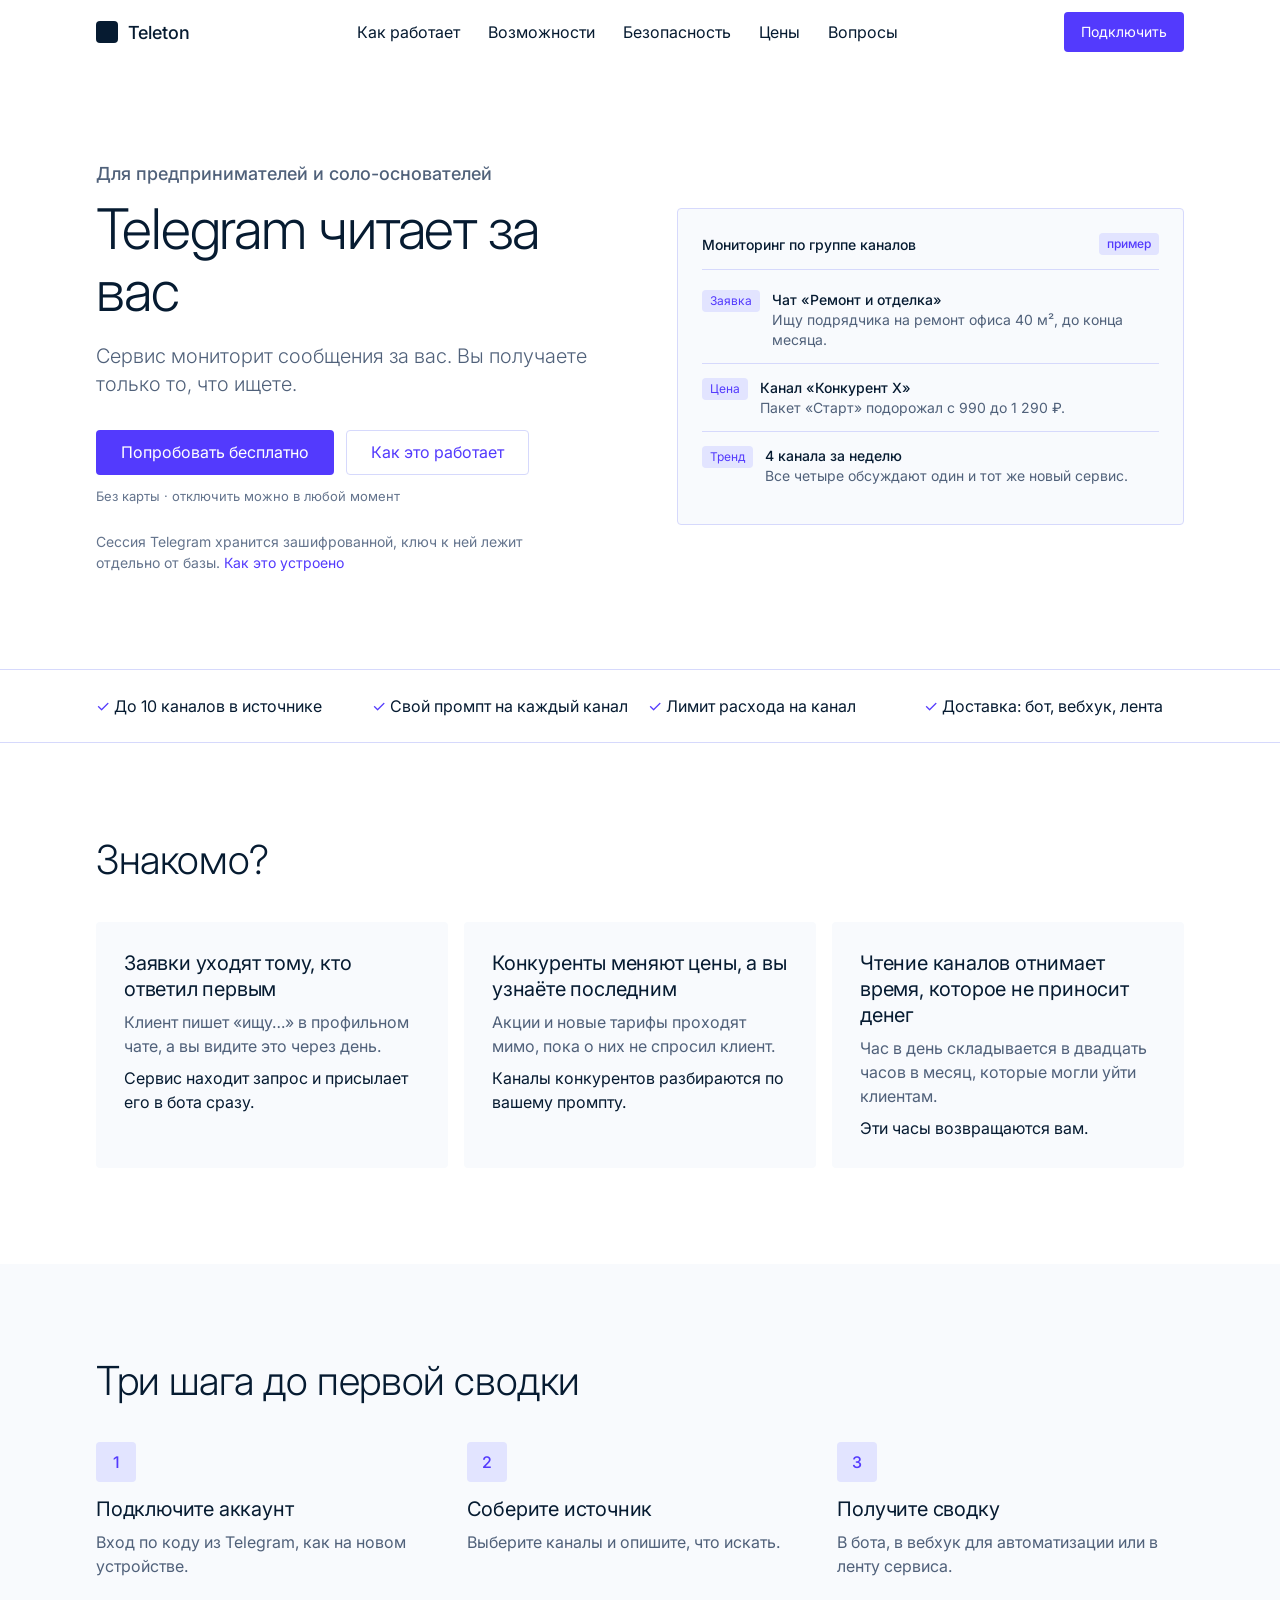
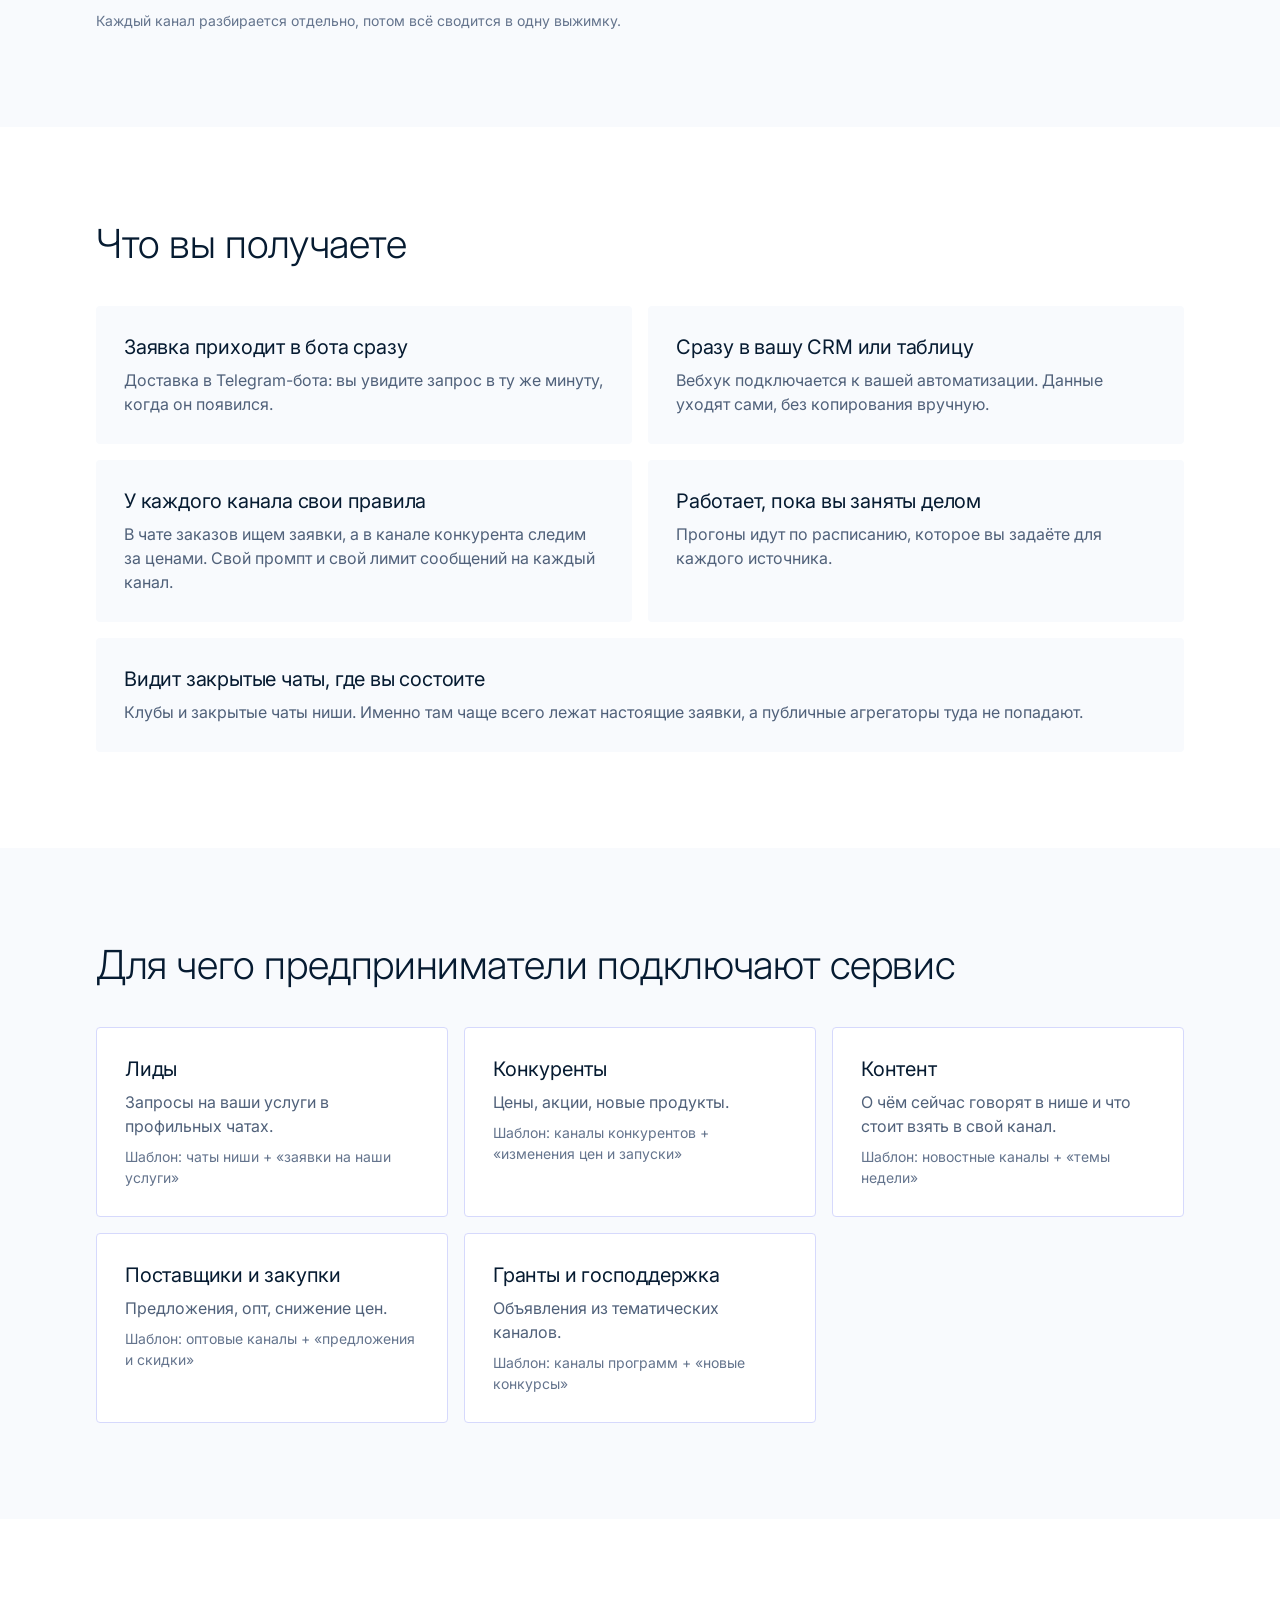
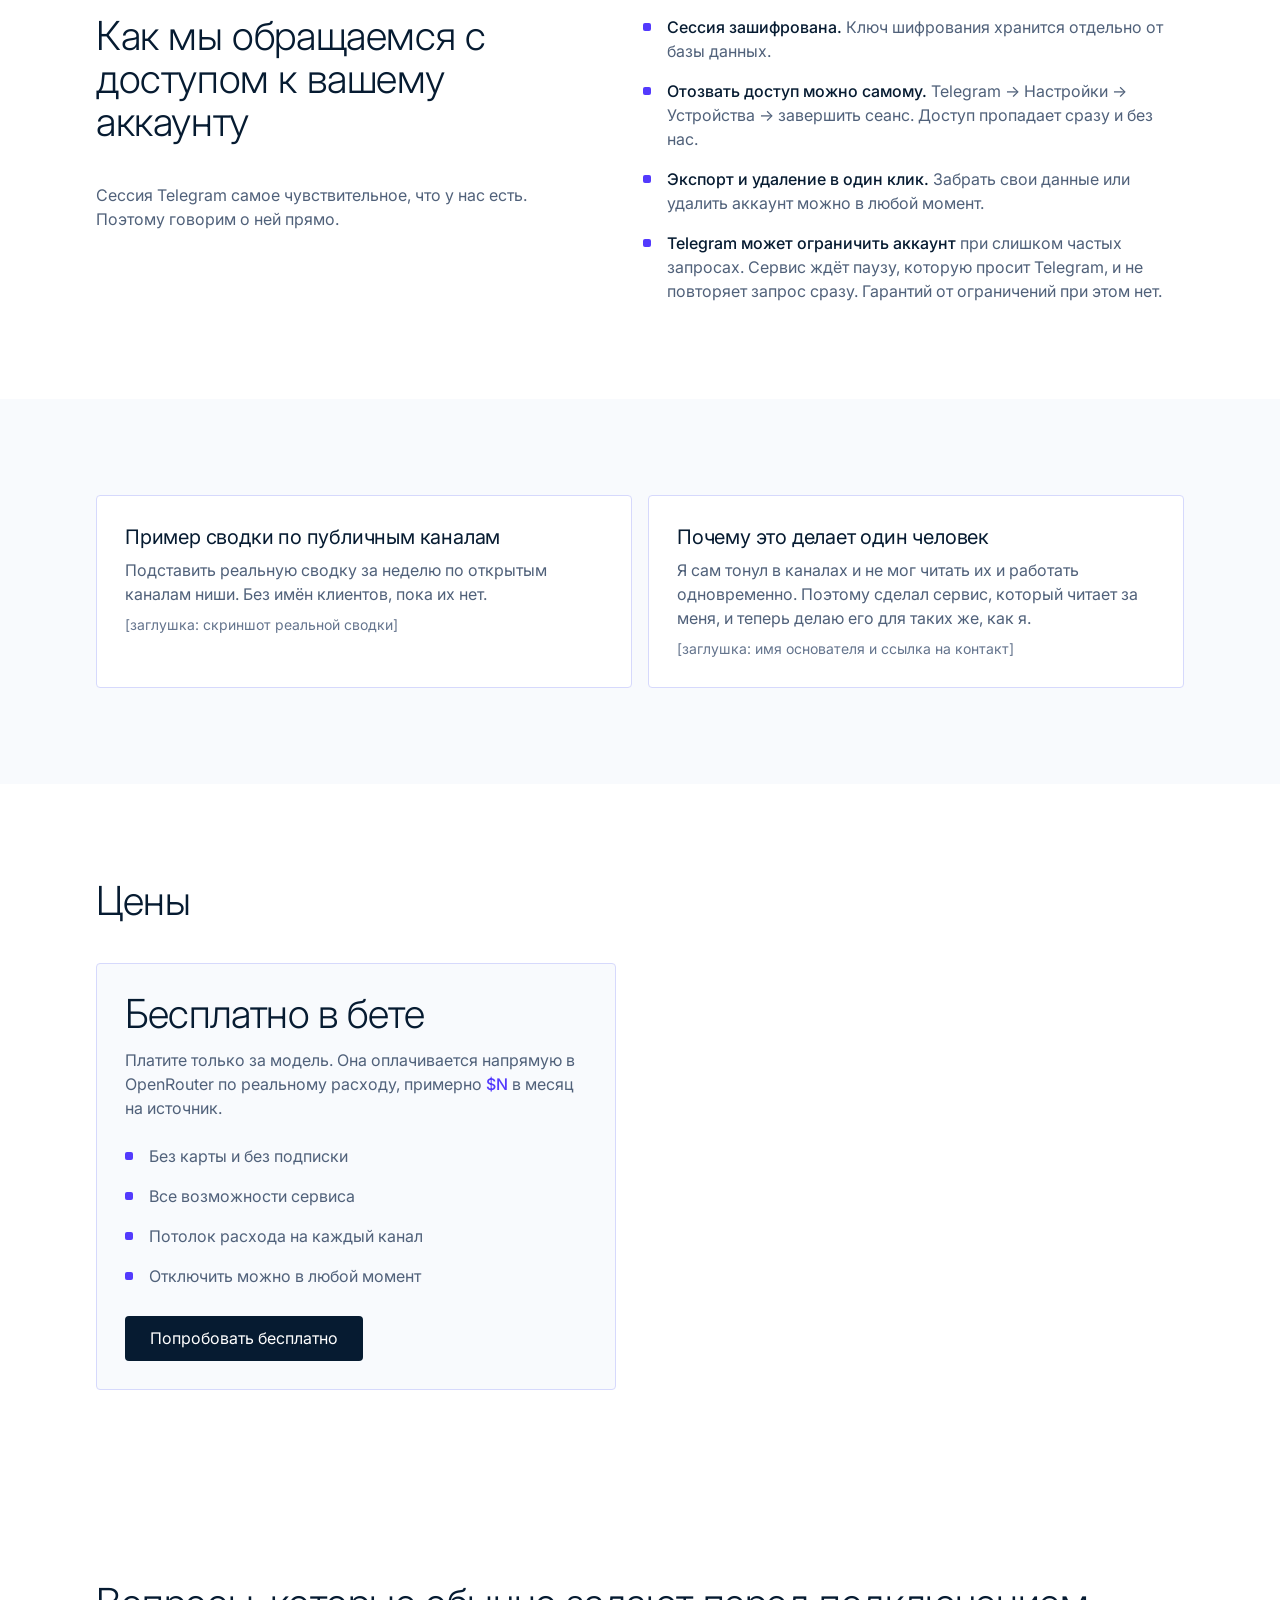
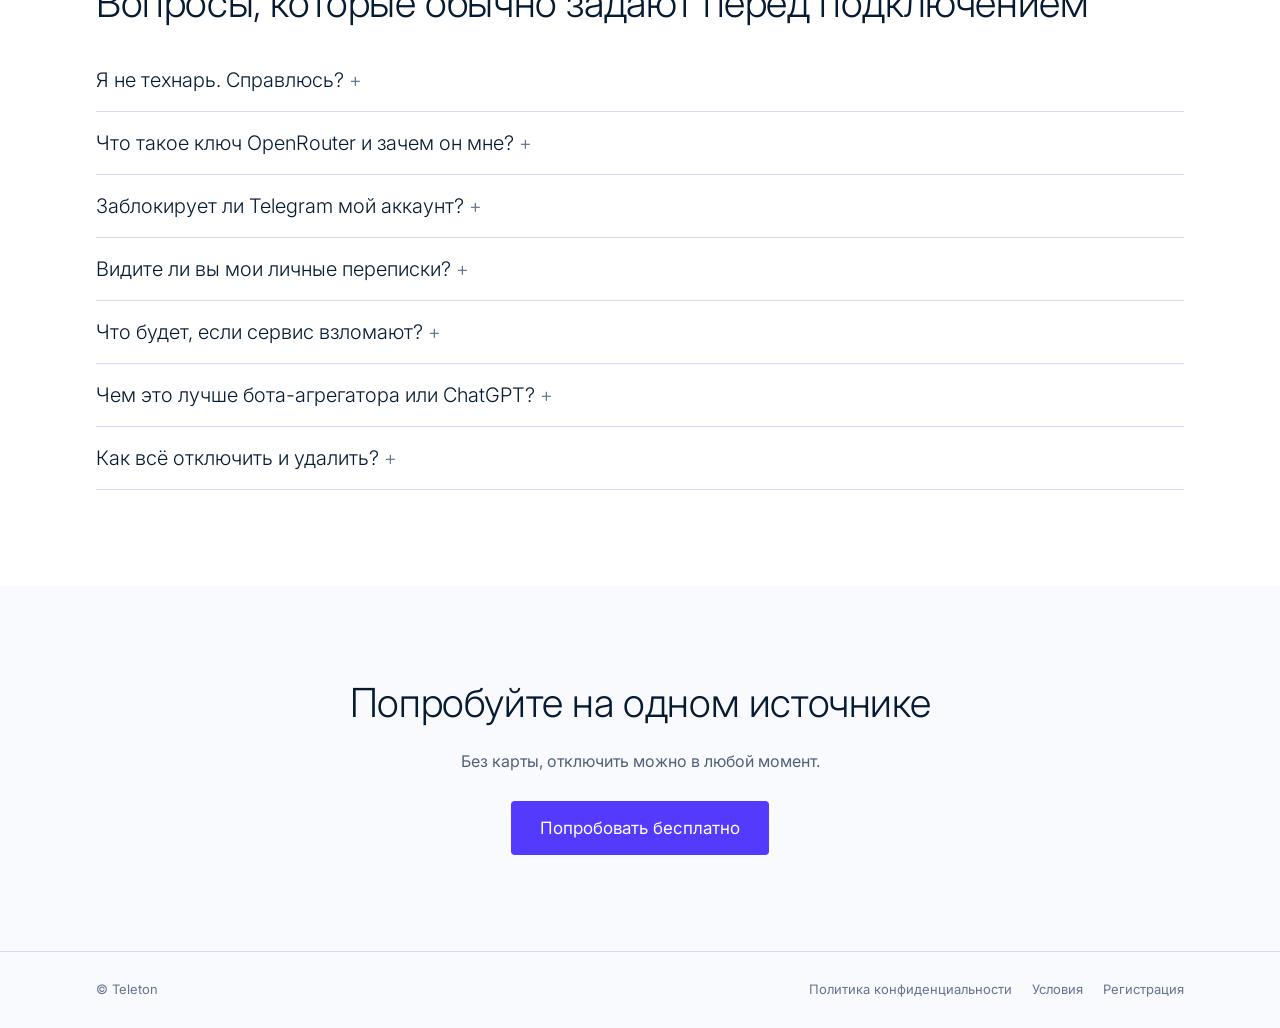
<file: static/landing.html>
<!DOCTYPE html>
<html lang="ru">
<head>
<meta charset="utf-8">
<meta name="viewport" content="width=device-width, initial-scale=1">
<title>Teleton — сводка из Telegram для предпринимателей</title>
<meta name="description" content="Telegram читает за вас. Сервис мониторит каналы и чаты, находит заявки, цены конкурентов и тренды и присылает только то, что нужно.">
<link rel="preconnect" href="https://fonts.googleapis.com">
<link rel="preconnect" href="https://fonts.gstatic.com" crossorigin>
<link rel="stylesheet" href="https://fonts.googleapis.com/css2?family=Inter:wght@300;400;500;600&display=swap">
<link rel="stylesheet" href="/static/css/landing.css">
</head>
<body>

<!-- 0. Шапка: логотип — заглушка до генерации через Higgsfield -->
<header class="site-header">
  <div class="wrap header-inner">
    <a class="brand" href="/">
      <span class="brand-mark" aria-hidden="true"></span>
      Teleton
    </a>
    <nav class="nav" aria-label="Основная навигация">
      <a href="#how">Как работает</a>
      <a href="#features">Возможности</a>
      <a href="#security">Безопасность</a>
      <a href="#pricing">Цены</a>
      <a href="#faq">Вопросы</a>
    </nav>
    <a class="btn btn-small" href="/signup">Подключить</a>
  </div>
</header>

<main>

<!-- 1. Hero -->
<section class="hero">
  <div class="wrap hero-grid">
    <div class="hero-copy">
      <p class="eyebrow">Для предпринимателей и соло-основателей</p>
      <h1>Telegram читает за вас</h1>
      <p class="lead">Сервис мониторит сообщения за вас. Вы получаете только то, что ищете.</p>
      <div class="hero-cta">
        <a class="btn btn-primary" href="/signup">Попробовать бесплатно</a>
        <a class="btn btn-ghost" href="#how">Как это работает</a>
      </div>
      <p class="fine">Без карты · отключить можно в любой момент</p>
      <p class="trust">Сессия Telegram хранится зашифрованной, ключ к ней лежит отдельно от базы. <a href="#security">Как это устроено</a></p>
    </div>

    <!-- Пример сводки: визуал вместо стоковых картинок -->
    <figure class="digest" aria-label="Пример сводки">
      <figcaption class="digest-head">
        <span>Мониторинг по группе каналов</span>
        <span class="digest-tag">пример</span>
      </figcaption>
      <ol class="digest-list">
        <li>
          <span class="chip chip-lead">Заявка</span>
          <p><strong>Чат «Ремонт и отделка»</strong><br>Ищу подрядчика на ремонт офиса 40 м², до конца месяца.</p>
        </li>
        <li>
          <span class="chip chip-price">Цена</span>
          <p><strong>Канал «Конкурент X»</strong><br>Пакет «Старт» подорожал с 990 до 1 290 ₽.</p>
        </li>
        <li>
          <span class="chip chip-trend">Тренд</span>
          <p><strong>4 канала за неделю</strong><br>Все четыре обсуждают один и тот же новый сервис.</p>
        </li>
      </ol>
    </figure>
  </div>
</section>

<!-- 2. Факты вместо логотипов клиентов (клиентов пока нет) -->
<section class="facts" aria-label="Что умеет сервис">
  <ul class="wrap facts-list">
    <li>До 10 каналов в источнике</li>
    <li>Свой промпт на каждый канал</li>
    <li>Лимит расхода на канал</li>
    <li>Доставка: бот, вебхук, лента</li>
  </ul>
</section>

<!-- 3. Три боли -->
<section class="section">
  <div class="wrap">
    <h2>Знакомо?</h2>
    <div class="cards cards-3">
      <article class="card">
        <h3>Заявки уходят тому, кто ответил первым</h3>
        <p>Клиент пишет «ищу…» в профильном чате, а вы видите это через день.</p>
        <p class="answer">Сервис находит запрос и присылает его в бота сразу.</p>
      </article>
      <article class="card">
        <h3>Конкуренты меняют цены, а вы узнаёте последним</h3>
        <p>Акции и новые тарифы проходят мимо, пока о них не спросил клиент.</p>
        <p class="answer">Каналы конкурентов разбираются по вашему промпту.</p>
      </article>
      <article class="card">
        <h3>Чтение каналов отнимает время, которое не приносит денег</h3>
        <p>Час в день складывается в двадцать часов в месяц, которые могли уйти клиентам.</p>
        <p class="answer">Эти часы возвращаются вам.</p>
      </article>
    </div>
  </div>
</section>

<!-- 4. Как это работает: три шага -->
<section class="section section-alt" id="how">
  <div class="wrap">
    <h2>Три шага до первой сводки</h2>
    <ol class="steps">
      <li>
        <span class="step-num">1</span>
        <h3>Подключите аккаунт</h3>
        <p>Вход по коду из Telegram, как на новом устройстве.</p>
      </li>
      <li>
        <span class="step-num">2</span>
        <h3>Соберите источник</h3>
        <p>Выберите каналы и опишите, что искать.</p>
      </li>
      <li>
        <span class="step-num">3</span>
        <h3>Получите сводку</h3>
        <p>В бота, в вебхук для автоматизации или в ленту сервиса.</p>
      </li>
    </ol>
    <p class="note">Каждый канал разбирается отдельно, потом всё сводится в одну выжимку.</p>
  </div>
</section>

<!-- 5. Возможности: польза → функция → пример -->
<section class="section" id="features">
  <div class="wrap">
    <h2>Что вы получаете</h2>
    <div class="cards cards-2">
      <article class="card">
        <h3>Заявка приходит в бота сразу</h3>
        <p>Доставка в Telegram-бота: вы увидите запрос в ту же минуту, когда он появился.</p>
      </article>
      <article class="card">
        <h3>Сразу в вашу CRM или таблицу</h3>
        <p>Вебхук подключается к вашей автоматизации. Данные уходят сами, без копирования вручную.</p>
      </article>
      <article class="card">
        <h3>У каждого канала свои правила</h3>
        <p>В чате заказов ищем заявки, а в канале конкурента следим за ценами. Свой промпт и свой лимит сообщений на каждый канал.</p>
      </article>
      <article class="card">
        <h3>Работает, пока вы заняты делом</h3>
        <p>Прогоны идут по расписанию, которое вы задаёте для каждого источника.</p>
      </article>
      <article class="card card-wide">
        <h3>Видит закрытые чаты, где вы состоите</h3>
        <p>Клубы и закрытые чаты ниши. Именно там чаще всего лежат настоящие заявки, а публичные агрегаторы туда не попадают.</p>
      </article>
    </div>
  </div>
</section>

<!-- 6. Сценарии: у каждой карточки — готовый шаблон источника -->
<section class="section section-alt" id="scenarios">
  <div class="wrap">
    <h2>Для чего предприниматели подключают сервис</h2>
    <div class="cards cards-3">
      <article class="card">
        <h3>Лиды</h3>
        <p>Запросы на ваши услуги в профильных чатах.</p>
        <p class="template">Шаблон: чаты ниши + «заявки на наши услуги»</p>
      </article>
      <article class="card">
        <h3>Конкуренты</h3>
        <p>Цены, акции, новые продукты.</p>
        <p class="template">Шаблон: каналы конкурентов + «изменения цен и запуски»</p>
      </article>
      <article class="card">
        <h3>Контент</h3>
        <p>О чём сейчас говорят в нише и что стоит взять в свой канал.</p>
        <p class="template">Шаблон: новостные каналы + «темы недели»</p>
      </article>
      <article class="card">
        <h3>Поставщики и закупки</h3>
        <p>Предложения, опт, снижение цен.</p>
        <p class="template">Шаблон: оптовые каналы + «предложения и скидки»</p>
      </article>
      <article class="card">
        <h3>Гранты и господдержка</h3>
        <p>Объявления из тематических каналов.</p>
        <p class="template">Шаблон: каналы программ + «новые конкурсы»</p>
      </article>
    </div>
  </div>
</section>

<!-- 7. Безопасность: центральный блок, а не сноска -->
<section class="section" id="security">
  <div class="wrap security">
    <div>
      <h2>Как мы обращаемся с доступом к вашему аккаунту</h2>
      <p class="lead-small">Сессия Telegram самое чувствительное, что у нас есть. Поэтому говорим о ней прямо.</p>
    </div>
    <ul class="check-list">
      <li><strong>Сессия зашифрована.</strong> Ключ шифрования хранится отдельно от базы данных.</li>
      <li><strong>Отозвать доступ можно самому.</strong> Telegram → Настройки → Устройства → завершить сеанс. Доступ пропадает сразу и без нас.</li>
      <li><strong>Экспорт и удаление в один клик.</strong> Забрать свои данные или удалить аккаунт можно в любой момент.</li>
      <li><strong>Telegram может ограничить аккаунт</strong> при слишком частых запросах. Сервис ждёт паузу, которую просит Telegram, и не повторяет запрос сразу. Гарантий от ограничений при этом нет.</li>
    </ul>
  </div>
</section>

<!-- 8. Доказательства: без выдуманных отзывов -->
<section class="section section-alt" id="proof">
  <div class="wrap proof-grid">
    <article class="card">
      <h3>Пример сводки по публичным каналам</h3>
      <p>Подставить реальную сводку за неделю по открытым каналам ниши. Без имён клиентов, пока их нет.</p>
      <p class="template">[заглушка: скриншот реальной сводки]</p>
    </article>
    <article class="card">
      <h3>Почему это делает один человек</h3>
      <p>Я сам тонул в каналах и не мог читать их и работать одновременно. Поэтому сделал сервис, который читает за меня, и теперь делаю его для таких же, как я.</p>
      <p class="template">[заглушка: имя основателя и ссылка на контакт]</p>
    </article>
  </div>
</section>

<!-- 9. Цены: тарифов в коде нет, поэтому бета без оплаты -->
<section class="section" id="pricing">
  <div class="wrap">
    <h2>Цены</h2>
    <article class="price-card">
      <p class="price-tag">Бесплатно в бете</p>
      <p class="price-note">Платите только за модель. Она оплачивается напрямую в OpenRouter по реальному расходу, примерно <span class="placeholder">$N</span> в месяц на источник.</p>
      <ul class="check-list">
        <li>Без карты и без подписки</li>
        <li>Все возможности сервиса</li>
        <li>Потолок расхода на каждый канал</li>
        <li>Отключить можно в любой момент</li>
      </ul>
      <a class="btn btn-primary" href="/signup">Попробовать бесплатно</a>
    </article>
  </div>
</section>

<!-- 10. Вопросы = возражения -->
<section class="section" id="faq">
  <div class="wrap faq">
    <h2>Вопросы, которые обычно задают перед подключением</h2>
    <details>
      <summary>Я не технарь. Справлюсь?</summary>
      <p>Да. Три шага и готовые шаблоны источников. Если что-то непонятно, в каждом шаблоне уже написано, что именно настроено.</p>
    </details>
    <details>
      <summary>Что такое ключ OpenRouter и зачем он мне?</summary>
      <p>Это доступ к языковой модели, которая читает сообщения и делает сводку. Ключ создаётся за пару минут, а счёт приходит от OpenRouter напрямую. <span class="placeholder">[заглушка: инструкция со скриншотами]</span></p>
    </details>
    <details>
      <summary>Заблокирует ли Telegram мой аккаунт?</summary>
      <p>Это возможно, если Telegram увидит слишком частые запросы. Сервис ждёт паузу, которую просит Telegram, и не повторяет запрос сразу. Гарантии всё же нет, и об этом сказано в блоке безопасности.</p>
    </details>
    <details>
      <summary>Видите ли вы мои личные переписки?</summary>
      <p>Сервис читает только те каналы и чаты, которые вы выбрали в источнике. <span class="placeholder">[проверить по коду перед публикацией]</span></p>
    </details>
    <details>
      <summary>Что будет, если сервис взломают?</summary>
      <p>Сессии зашифрованы, а ключ лежит отдельно от базы. Чтобы закрыть доступ немедленно, достаточно завершить сеанс в настройках Telegram.</p>
    </details>
    <details>
      <summary>Чем это лучше бота-агрегатора или ChatGPT?</summary>
      <p>Бот-агрегатор не видит закрытых чатов, где вы состоите. А копировать посты в ChatGPT вручную каждый день не нужно: сводка приходит сама.</p>
    </details>
    <details>
      <summary>Как всё отключить и удалить?</summary>
      <p>В настройках аккаунта: экспорт данных, удаление аккаунта и завершение сеанса Telegram. Удаление не требует нашей помощи.</p>
    </details>
  </div>
</section>

<!-- 11. Финальный призыв -->
<section class="final">
  <div class="wrap final-inner">
    <h2>Попробуйте на одном источнике</h2>
    <p class="lead-small">Без карты, отключить можно в любой момент.</p>
    <a class="btn btn-primary btn-large" href="/signup">Попробовать бесплатно</a>
  </div>
</section>

</main>

<footer class="site-footer">
  <div class="wrap footer-inner">
    <span>© Teleton</span>
    <nav aria-label="Документы">
      <a href="#">Политика конфиденциальности</a>
      <a href="#">Условия</a>
      <a href="/signup">Регистрация</a>
    </nav>
  </div>
</footer>

</body>
</html>
</file>
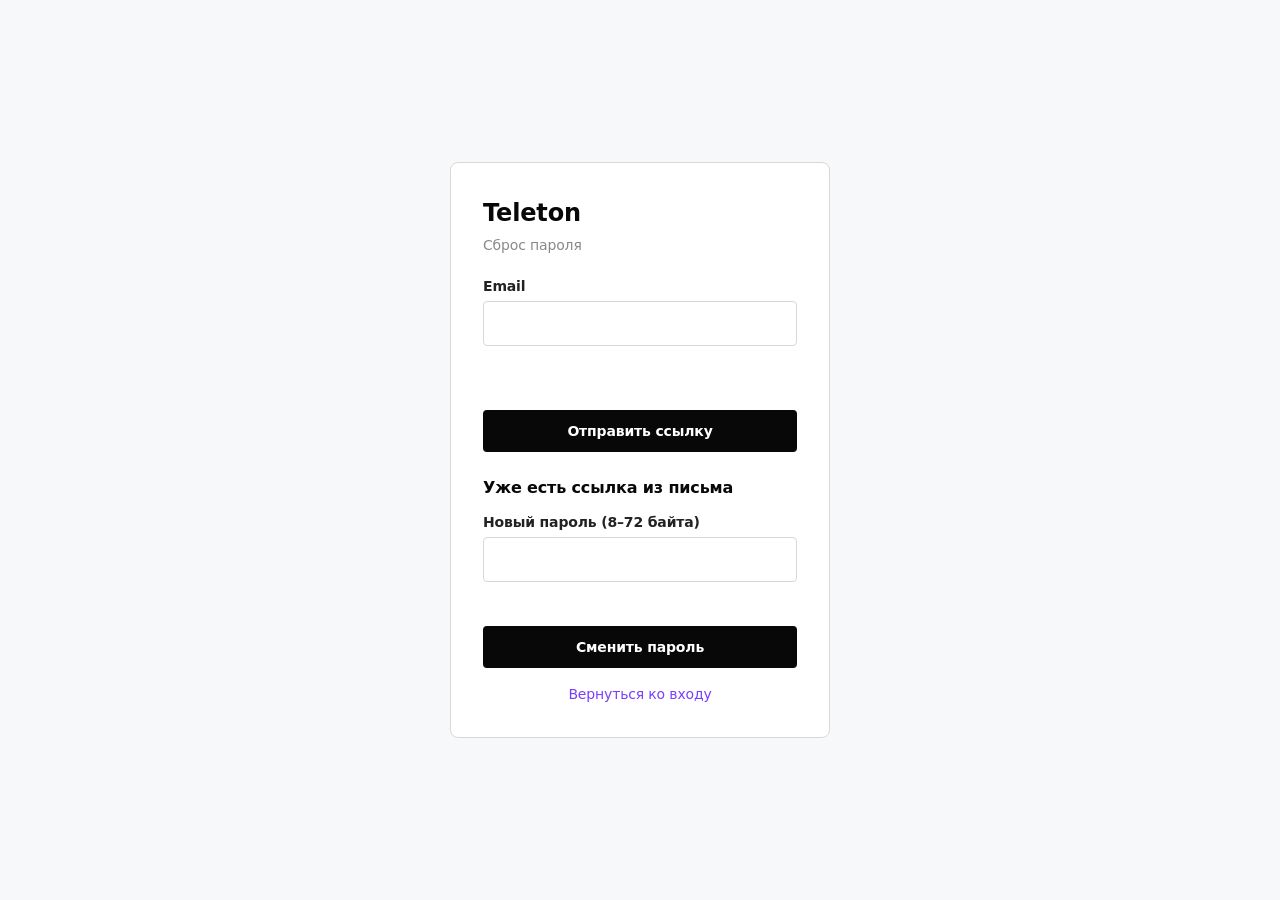
<file: static/password-reset.html>
<!DOCTYPE html>
<html lang="ru">
<head>
<meta charset="utf-8">
<meta name="viewport" content="width=device-width, initial-scale=1">
<title>Teleton — сброс пароля</title>
<link rel="stylesheet" href="/static/css/main.css">
<link rel="stylesheet" href="/static/css/auth.css">
</head>
<body>
<main class="auth-card">
  <h1>Teleton</h1>
  <p class="muted">Сброс пароля</p>

  <form id="requestResetForm" novalidate>
    <label>Email
      <input id="email" type="email" autocomplete="username" required>
    </label>
    <p class="form-error" role="alert"></p>
    <p class="form-success" role="status"></p>
    <button type="submit">Отправить ссылку</button>
  </form>

  <h2>Уже есть ссылка из письма</h2>
  <form id="confirmResetForm" novalidate>
    <input id="token" type="hidden" value="">
    <label>Новый пароль (8–72 байта)
      <input id="newPassword" type="password" autocomplete="new-password" required>
    </label>
    <p class="form-error" role="alert"></p>
    <button type="submit">Сменить пароль</button>
  </form>

  <p class="links"><a href="/login">Вернуться ко входу</a></p>
</main>
<script src="/static/js/auth-pages.js"></script>
</body>
</html>
</file>
<file: static/css/landing.css>
/* Лендинг в стиле stripe.com: белый холст, полосы #f8fafd, плоские блоки без
   теней, фиолетовый акцент только для кнопок и ссылок, заголовки в весе 300.

   Снято с живой страницы (computed styles): заголовки 300, h2 28px, h3 20px,
   текст 16px, кнопки 4px радиус, primary #533afd, ghost с рамкой #d6d9fc,
   тени везде none, фон секции #f8fafd, navy #061b31 для заголовков.

   Шрифт Söhne Stripe не используем (проприетарный): замена — Inter (подключён
   в landing.html с весом 300). Значения записаны литералами: test_141 требует,
   чтобы каждая используемая CSS-переменная была объявлена в main.css. */

* { box-sizing: border-box; }

html { scroll-behavior: smooth; }

body {
  margin: 0;
  background: #ffffff;
  color: #50617a;                    /* текст: из computed p */
  font-family: Inter, "Helvetica Neue", Arial, sans-serif;
  font-size: 16px;
  font-weight: 400;
  line-height: 1.5;
  -webkit-font-smoothing: antialiased;
}

a { color: #533afd; text-decoration: none; }

h1, h2, h3 {
  margin: 0;
  color: #061b31;                    /* заголовки: navy */
  font-weight: 300;                  /* лёгкий вес — главный признак стиля */
}
h1 { font-size: 40px; line-height: 1.1; letter-spacing: -0.02em; }
h2 { font-size: 28px; line-height: 1.07; letter-spacing: -0.01em; margin-bottom: 40px; }
h3 { font-size: 20px; line-height: 1.3; letter-spacing: -0.01em; margin-bottom: 8px; font-weight: 400; }
p { margin: 0; }

.wrap {
  width: 100%;
  max-width: 1120px;
  margin: 0 auto;
  padding: 0 16px;
}

/* Секции чередуются: белая → #f8fafd. Вертикальный ритм — 64px на телефоне. */
.section { padding: 64px 0; }
.section-alt { background: #f8fafd; }

.eyebrow {
  margin-bottom: 12px;
  font-size: 16px;
  font-weight: 500;
  color: #50617a;
}

.lead { font-size: 20px; font-weight: 300; line-height: 1.4; margin: 20px 0 32px; max-width: 540px; color: #50617a; }
.lead-small { font-size: 16px; margin-top: 12px; max-width: 540px; color: #50617a; }
.note { margin-top: 32px; font-size: 14px; color: #64748d; }
.fine { margin-top: 12px; font-size: 13px; color: #64748d; }
.trust { margin-top: 24px; font-size: 14px; color: #64748d; max-width: 480px; }
.trust a { color: #533afd; }

/* Кнопки: радиус 4px, primary — сплошной #533afd, ghost — рамка #d6d9fc. */
.btn {
  display: inline-flex;
  align-items: center;
  justify-content: center;
  min-height: 44px;
  padding: 12px 24px;
  border: 1px solid transparent;
  border-radius: 4px;
  font-family: inherit;
  font-size: 16px;
  font-weight: 400;
  line-height: 1.2;
  text-align: center;
  text-decoration: none;
  transition: opacity 0.15s ease;
}
.btn:hover { opacity: 0.9; }
.btn-primary { background: #533afd; color: #ffffff; }
.btn-ghost { background: transparent; border-color: #d6d9fc; color: #533afd; }
.btn-small { min-height: 40px; padding: 8px 16px; background: #533afd; color: #ffffff; font-size: 14px; }
.btn-large { padding: 16px 28px; font-size: 17px; }

.hero-cta { display: flex; flex-wrap: wrap; gap: 12px; }

.btn:focus-visible,
a:focus-visible,
summary:focus-visible {
  outline: 2px solid #533afd;
  outline-offset: 3px;
}

/* Шапка: белая, плоская, липкая. Высота 64px. */
.site-header {
  position: sticky;
  top: 0;
  z-index: 10;
  background: #ffffff;
}
.header-inner {
  display: flex;
  align-items: center;
  justify-content: space-between;
  gap: 16px;
  min-height: 64px;
}
.brand {
  display: inline-flex;
  align-items: center;
  gap: 10px;
  font-size: 18px;
  font-weight: 500;
  color: #061b31;
  text-decoration: none;
}
.brand-mark {
  width: 22px;
  height: 22px;
  border-radius: 4px;
  background: #061b31;               /* заглушка логотипа, до Higgsfield */
}
.nav { display: none; gap: 28px; font-size: 16px; }
.nav a { color: #061b31; text-decoration: none; }
.nav a:hover { color: #533afd; }

/* Hero: белый холст, заголовок 300. */
.hero { padding: 48px 0 64px; background: #ffffff; }
.hero-grid { display: grid; gap: 48px; align-items: center; }
.hero-copy h1 { max-width: 620px; }

/* Пример сводки: плоский блок на #f8fafd, рамка и 4px радиус. */
.digest {
  margin: 0;
  background: #f8fafd;
  border: 1px solid #d6d9fc;
  border-radius: 4px;
  padding: 24px;
}
.digest-head {
  display: flex;
  justify-content: space-between;
  align-items: center;
  font-size: 14px;
  font-weight: 500;
  color: #061b31;
  padding-bottom: 14px;
  margin-bottom: 6px;
  border-bottom: 1px solid #d6d9fc;
}
.digest-tag {
  font-size: 12px;
  color: #533afd;
  background: #e2e4ff;
  border-radius: 4px;
  padding: 2px 8px;
}
.digest-list { list-style: none; margin: 0; padding: 0; }
.digest-list li {
  display: flex;
  gap: 12px;
  padding: 14px 0;
  border-bottom: 1px solid #d6d9fc;
  font-size: 14px;
  line-height: 1.4;
}
.digest-list li:last-child { border-bottom: none; }
.digest-list strong { color: #061b31; font-weight: 500; }

/* Метки в кадре: одна лавандовая плашка для всех типов, без цветных статусов. */
.chip {
  flex-shrink: 0;
  align-self: flex-start;
  font-size: 12px;
  line-height: 16px;
  padding: 3px 8px;
  border-radius: 4px;
  background: #e2e4ff;
  color: #533afd;
}

/* Полоса фактов: плоская, между линиями #d6d9fc. */
.facts { background: #ffffff; border-top: 1px solid #d6d9fc; border-bottom: 1px solid #d6d9fc; }
.facts-list {
  list-style: none;
  margin: 0 auto;
  padding-top: 24px;
  padding-bottom: 24px;
  display: grid;
  grid-template-columns: 1fr 1fr;
  gap: 12px 16px;
  font-size: 16px;
  color: #061b31;
}
.facts-list li::before { content: "✓ "; color: #533afd; }

/* Карточки: без теней и рамок, 4px радиус. На белом — #f8fafd, на #f8fafd — белые. */
.cards { display: grid; gap: 16px; }
.card {
  background: #f8fafd;
  border: none;
  border-radius: 4px;
  padding: 28px;
}
.section-alt .card { background: #ffffff; border: 1px solid #d6d9fc; }
.card p + p { margin-top: 8px; }
.card-wide { grid-column: 1 / -1; }
.answer { color: #061b31; font-weight: 400; }
.template {
  margin-top: 16px;
  font-size: 14px;
  color: #64748d;
}

/* Заглушки: тёплый оранжевый из design.md не нужен, здесь — акцент бренда. */
.placeholder { color: #533afd; font-weight: 500; }

/* Шаги: номер в квадрате #e2e4ff. */
.steps {
  list-style: none;
  margin: 0;
  padding: 0;
  display: grid;
  gap: 32px;
}
.steps li { position: relative; padding-left: 0; }
.step-num {
  display: inline-flex;
  align-items: center;
  justify-content: center;
  width: 40px;
  height: 40px;
  border-radius: 4px;
  background: #e2e4ff;
  color: #533afd;
  font-size: 16px;
  font-weight: 500;
  margin-bottom: 14px;
}

/* Безопасность: список с фиолетовыми маркерами. */
.security { display: grid; gap: 40px; }
.check-list {
  list-style: none;
  margin: 0;
  padding: 0;
  display: grid;
  gap: 16px;
}
.check-list li { padding-left: 24px; position: relative; }
.check-list li::before {
  content: "";
  position: absolute;
  left: 0;
  top: 8px;
  width: 8px;
  height: 8px;
  border-radius: 2px;
  background: #533afd;
}
.check-list strong { color: #061b31; font-weight: 500; }

.proof-grid { display: grid; gap: 16px; }

/* Цены: один плоский блок #f8fafd, цена крупно в весе 300. */
.price-card {
  max-width: 520px;
  background: #f8fafd;
  border: 1px solid #d6d9fc;
  border-radius: 4px;
  padding: 28px;
}
.price-tag {
  font-size: 40px;
  font-weight: 300;
  line-height: 1.1;
  letter-spacing: -0.02em;
  color: #061b31;
}
.price-note { margin: 12px 0 24px; font-size: 16px; color: #50617a; }
.price-card .check-list { margin-bottom: 28px; }
/* Кнопка в карточке цен — тёмная, а не фиолетовая: конверсия здесь на фоне ценника. */
.price-card .btn-primary { background: #061b31; }

/* FAQ: линии 1px, без блоков. */
.faq h2 { margin-bottom: 24px; }
.faq details {
  border-bottom: 1px solid #d6d9fc;
  padding: 18px 0;
}
.faq summary {
  cursor: pointer;
  color: #061b31;
  font-size: 20px;
  font-weight: 300;
  line-height: 1.3;
  list-style: none;
}
.faq summary::-webkit-details-marker { display: none; }
.faq summary::after { content: " +"; color: #64748d; }
.faq details[open] summary::after { content: " −"; }
.faq details p { margin-top: 12px; max-width: 680px; }

/* Финальный призыв: полоса #f8fafd. */
.final { padding: 80px 0; background: #f8fafd; text-align: center; }
.final-inner { display: flex; flex-direction: column; align-items: center; }
.final h2 { margin-bottom: 12px; }
.final .lead-small { margin-bottom: 28px; }

/* Подвал: #f8fafd, мелкий текст. */
.site-footer {
  background: #f8fafd;
  border-top: 1px solid #d6d9fc;
  padding: 28px 0;
  font-size: 13px;
  color: #64748d;
}
.footer-inner { display: flex; flex-wrap: wrap; justify-content: space-between; gap: 12px; }
.footer-inner nav { display: flex; flex-wrap: wrap; gap: 20px; }
.footer-inner a { text-decoration: none; color: #64748d; }
.footer-inner a:hover { color: #061b31; }

/* Якорные переходы не прячут заголовок под шапкой 64px. */
section[id] { scroll-margin-top: 80px; }

/* Планшет и десктоп. */
@media (min-width: 768px) {
  h1 { font-size: 56px; letter-spacing: -0.02em; }
  h2 { font-size: 40px; letter-spacing: -0.01em; }
  .section { padding: 96px 0; }
  .final { padding: 96px 0; }
  .hero { padding: 96px 0 96px; }
  .nav { display: flex; }
  .hero-grid { grid-template-columns: 1.05fr 1fr; }
  .cards { grid-template-columns: 1fr 1fr; }
  .cards-3 { grid-template-columns: repeat(3, 1fr); }
  .steps { grid-template-columns: repeat(3, 1fr); gap: 24px; }
  .security { grid-template-columns: 1fr 1.1fr; align-items: start; gap: 56px; }
  .proof-grid { grid-template-columns: 1fr 1fr; }
  .facts-list { grid-template-columns: repeat(4, 1fr); }
  .eyebrow { font-size: 18px; }
}

@media (max-width: 380px) {
  h1 { font-size: 34px; }
  .facts-list { grid-template-columns: 1fr; }
}

@media (prefers-reduced-motion: reduce) {
  html { scroll-behavior: auto; }
}
</file>
<file: static/css/main.css>
:root {
      --primary: #080808;
      --on-primary: #ffffff;
      --ink: #080808;
      --ink-strong: #222222;
      --body: #363636;
      --body-mid: #5a5a5a;
      --mute: #898989;
      --mute-soft: #ababab;
      --hairline: #d8d8d8;
      --hairline-subtle: #eaeaea;
      --canvas: #ffffff;
      --canvas-alt: #f7f8f9;
      --canvas-soft: #f1f3f5;
      
      /* Chromatic Category Accents */
      --accent-purple: #7a3dff;
      --accent-pink: #ed52cb;
      --accent-blue: #3b89ff;
      --accent-blue-deep: #006acc;
      --accent-blue-info: #146ef5;
      --accent-orange: #ff6b00;
      --accent-green: #00d722;
      --accent-yellow: #ffae13;
      --accent-red: #ee1d36;

      /* Shapes & Spacing */
      /* Шкала радиусов — из DESIGN-webflow.md, целиком. `--rounded-xs`
         отсутствовал, а использовался двенадцать раз: невалидное значение
         не ошибка, а выброшенное правило, и скругление полей молча
         пропадало. Рядом однажды зашили `2px` литералом — лечили симптом. */
      /* Роли, которых в документе нет, и это не упущение: DESIGN-webflow.md
         описывает БРЕНД, а не состояния интерфейса. Панели «успех / внимание /
         отказ», подсветка поиска и блок кода — наш слой поверх документа.
         Значения взяты ТЕ ЖЕ, что были в литералах: этот шаг переводит цвета
         на токены, а не перекрашивает кабинет. */
      --surface-alt: #fafbfc;
      --surface-ok: #f6fdf8;
      --surface-warn: #fff8f2;
      --surface-bad: #fff5f5;
      --surface-bad-line: #fed7d7;
      --surface-info: #f0f4ff;
      --surface-accent-soft: #eef2ff;
      --text-info: #1d4ed8;
      --highlight-bg: #fff3a8;
      --highlight-ink: #78350f;
      --code-bg: #0f141c;
      --code-ink: #79c0ff;
      /* Зелёный документа `--accent-green` — цвет ПОВЕРХНОСТИ: сам
         документ кладёт на него тёмный текст (`category-card-green`). Как
         текст на белом он нечитаем, поэтому у зелёного текста свой токен.
         То же и с янтарным. */
      --accent-green-deep: #008715;
      --accent-amber-deep: #b26b00;

      /* Шкала текста — роли DESIGN-webflow.md. До 2026-09-15 шкалы не было
         вовсе: 17 разных размеров, включая 12.5, 11.5, 13.5 и 10.5 — значения,
         не взятые ниоткуда. Кабинет был нарисован на размер-два мельче
         документа, и каждый экран дрейфовал сам по себе. */
      --text-eyebrow-sm: 12px;
      --text-caption: 12.8px;
      --text-body-sm: 14px;
      --text-body-md: 16px;
      --text-display-xs: 20px;
      --text-display-sm: 24px;
      --text-display-md: 32px;

      /* Шкала отступов — восемь ступеней DESIGN-webflow.md. До 2026-09-15
         шкалы не было вовсе: 24 разных значения в 272 местах, включая 4.5px.
         Пустые состояния в шести местах имели отступ 36, 40 и 48 — один и тот
         же блок, три разных числа; это и был разнобой, который видно глазом.

         Ничьи округляются ВНИЗ (10 → 8, а не 12): кабинет мониторинга живёт
         плотностью, и после укрупнения текста лишний воздух ему не нужен.
         Правило одно на всю шкалу — если решим иначе, меняется здесь. */
      --space-xxs: 2px;
      --space-xs: 4px;
      --space-sm: 8px;
      --space-md: 12px;
      --space-lg: 16px;
      --space-xl: 20px;
      --space-2xl: 24px;
      --space-3xl: 32px;

      /* Начертания и межбуквенный интервал — из DESIGN-webflow.md. WF Visual
         Sans проприетарный и недоступен, документ сам называет Inter первым
         запасным: до 2026-09-15 он не подключался вовсе, и кабинет рисовался
         системным стеком. При этом `font-feature-settings: "cv02"…` в `body`
         стояли с самого начала — это варианты знаков ИНТЕРА: шрифт
         подразумевался и просто не доехал.

         Трекинг документа привязан к метрикам начертания, поэтому вводится
         вместе с ним, а не раньше. */
      --font-sans: "WF Visual Sans Variable", Inter, system-ui, -apple-system,
        "Segoe UI", Roboto, "Helvetica Neue", Arial, sans-serif;
      --font-mono: WFVisualSans-Mono, Inconsolata, ui-monospace, SFMono-Regular,
        Menlo, monospace;
      --tracking-body: -0.16px;
      --tracking-eyebrow: 0.6px;

      --rounded-none: 0px;
      --rounded-xs: 2px;
      --rounded-sm: 4px;
      --rounded-md: 8px;
      --rounded-full: 9999px;
      
      /* Layered Drop Shadows */
      --shadow-layered-sm: 0 1px 3px rgba(0,0,0,0.05), 0 1px 2px rgba(0,0,0,0.04);
      --shadow-layered-md: 0 4px 6px -1px rgba(0,0,0,0.05), 0 2px 4px -1px rgba(0,0,0,0.03);
      --shadow-layered-lg: 0 10px 15px -3px rgba(0,0,0,0.05), 0 4px 6px -2px rgba(0,0,0,0.025);
      --shadow-modal: 0 20px 25px -5px rgba(0,0,0,0.1), 0 10px 10px -5px rgba(0,0,0,0.04);
    }

    * { box-sizing: border-box; margin: 0; padding: 0; }

    body {
      font-family: var(--font-sans);
      letter-spacing: var(--tracking-body);
      font-feature-settings: "cv02", "cv03", "cv04", "cv11";
      background-color: var(--canvas-alt);
      color: var(--body);
      min-height: 100vh;
      display: flex;
      flex-direction: column;
      line-height: 1.6;
      -webkit-font-smoothing: antialiased;
    }

    ::-webkit-scrollbar { width: 6px; height: 6px; }
    ::-webkit-scrollbar-track { background: var(--canvas-alt); }
    ::-webkit-scrollbar-thumb { background: var(--mute-soft); border-radius: var(--rounded-sm); }
    ::-webkit-scrollbar-thumb:hover { background: var(--mute); }

    .container {
      max-width: 1400px;
      margin: 0 auto;
      padding: var(--space-3xl) var(--space-2xl);
      width: 100%;
      flex: 1;
    }

    /* Header Nav */
    header {
      display: flex;
      justify-content: space-between;
      align-items: center;
      padding: var(--space-sm) var(--space-lg);
      background: var(--canvas);
      border: 1px solid var(--hairline);
      border-radius: var(--rounded-md);
      margin-bottom: var(--space-2xl);
      box-shadow: var(--shadow-layered-sm);
      gap: var(--space-lg);
      flex-wrap: wrap;
    }

    .brand-group {
      display: flex;
      align-items: center;
      gap: var(--space-md);
    }

    .brand-mark {
      width: 34px;
      height: 34px;
      background: var(--primary);
      color: var(--on-primary);
      border-radius: var(--rounded-sm);
      display: flex;
      align-items: center;
      justify-content: center;
      font-weight: 600;
      font-size: var(--text-body-md);
      letter-spacing: -0.5px;
      flex-shrink: 0;
    }

    .brand-group h1 {
      font-size: var(--text-body-md);
      font-weight: 600;
      color: var(--ink);
      letter-spacing: -0.3px;
      margin: 0;
      line-height: 1;
      white-space: nowrap;
    }

    .header-actions {
      display: flex;
      align-items: center;
      gap: var(--space-sm);
    }

    .status-pill {
      display: inline-flex;
      align-items: center;
      gap: var(--space-xs);
      padding: var(--space-xs) var(--space-sm);
      background: color-mix(in srgb, var(--accent-green) 8%, transparent);
      border: 1px solid color-mix(in srgb, var(--accent-green) 30%, transparent);
      color: var(--accent-green-deep);
      border-radius: var(--rounded-full);
      font-size: var(--text-eyebrow-sm);
      font-weight: 500;
    }

    .status-dot {
      width: 7px;
      height: 7px;
      background: var(--accent-green);
      border-radius: var(--rounded-full);
    }

    .status-pill.offline {
      background: color-mix(in srgb, var(--accent-red) 8%, transparent);
      border-color: color-mix(in srgb, var(--accent-red) 30%, transparent);
      color: var(--accent-red);
    }
    .status-pill.offline .status-dot {
      background: var(--accent-red);
    }

    /* Tabs Navigation inside Header */
    .tabs-nav {
      display: flex;
      gap: var(--space-xs);
      background: transparent;
      padding: 0;
      border: none;
      border-radius: 0;
      margin-bottom: 0;
      box-shadow: none;
      overflow-x: auto;
    }

    .tab-btn {
      display: inline-flex;
      align-items: center;
      gap: var(--space-xs);
      padding: var(--space-sm) var(--space-md);
      font-size: var(--text-body-sm);
      font-weight: 500;
      color: var(--body-mid);
      background: transparent;
      border: 1px solid transparent;
      border-radius: var(--rounded-sm);
      cursor: pointer;
      transition: all 0.15s ease;
      font-family: inherit;
      white-space: nowrap;
    }

    .tab-btn:hover {
      color: var(--ink);
      background: var(--canvas-soft);
    }

    .tab-btn.active {
      background: var(--primary);
      color: var(--on-primary);
      border-color: var(--primary);
    }

    .tab-btn .tab-badge {
      padding: var(--space-xxs) var(--space-xs);
      background: var(--canvas-soft);
      color: var(--body);
      border-radius: var(--rounded-full);
      font-size: var(--text-eyebrow-sm);
      font-weight: 600;
    }

    .tab-btn.active .tab-badge {
      background: rgba(255, 255, 255, 0.2);
      color: var(--on-primary);
    }

    .btn-icon-sm {
      display: inline-flex;
      align-items: center;
      justify-content: center;
      width: 32px;
      height: 32px;
      padding: 0;
      border-radius: var(--rounded-sm);
      cursor: pointer;
      transition: all 0.15s ease;
    }

    .tab-pane {
      display: none;
    }

    .tab-pane.active {
      display: block;
    }

    /* Cards */
    .card {
      background: var(--canvas);
      border: 1px solid var(--hairline);
      border-radius: var(--rounded-md);
      padding: var(--space-3xl);
      box-shadow: var(--shadow-layered-sm);
      margin-bottom: var(--space-2xl);
      transition: box-shadow 0.2s ease, border-color 0.2s ease;
    }

    .card:hover {
      box-shadow: var(--shadow-layered-md);
      border-color: var(--mute-soft);
    }

    .card-header {
      display: flex;
      justify-content: space-between;
      align-items: flex-start;
      margin-bottom: var(--space-lg);
      padding-bottom: var(--space-md);
      border-bottom: 1px solid var(--hairline-subtle);
    }

    .card-title {
      font-size: var(--text-body-md);
      font-weight: 600;
      color: var(--ink);
      letter-spacing: -0.2px;
    }

    /* Form Controls */
    .form-group {
      margin-bottom: var(--space-lg);
    }

    label {
      display: block;
      font-size: var(--text-caption);
      font-weight: 500;
      color: var(--ink-strong);
      margin-bottom: var(--space-xs);
    }

    input, select, textarea {
      width: 100%;
      padding: var(--space-sm) var(--space-md);
      background: var(--canvas);
      border: 1px solid var(--hairline);
      border-radius: var(--rounded-sm);
      color: var(--ink);
      font-family: inherit;
      font-size: var(--text-body-sm);
      transition: all 0.15s ease;
    }

    /* Флажок — не текстовое поле. Правило выше написано для полей ввода, но
       `input` — это и текст, и флажок: согласие на подключение Telegram
       получало ширину 100%, рамку и отступы поля и растягивалось во всю
       строку (найдено владельцем). Остальные флажки кабинета спрятаны под
       переключателем и потому уцелели.

       Правило стоит ЗДЕСЬ, а не ниже: у `.switch input` тот же вес (0,1,1), а
       при равном весе побеждает последний по файлу — переключатель обязан
       остаться за собой. Сузить само правило полей (`input:not([type=...])`)
       было бы короче, но подняло бы его вес до (0,2,1), и оно начало бы
       выигрывать у классов, которые сегодня его переопределяют. */
    input[type="checkbox"], input[type="radio"] {
      width: auto;
      padding: 0;
      border: none;
      background: none;
      flex: none;
      accent-color: var(--primary);
      cursor: pointer;
    }

    /* Выпадающий список рисуем сами. Отступы и шрифт у него те же, что у
       поля ввода — правило выше одно на всех, — а высота выходила на 2px
       больше: нативный контрол считает свою внутреннюю геометрию сам, и
       наши отступы её не выравнивают (найдено владельцем: 34,5px против
       36,5px в одной строке). `appearance: none` снимает и чужую геометрию,
       и чужую стрелку — та рисовалась вне дизайн-системы.

       Стрелка собрана двумя градиентами из токена палитры. Картинкой её не
       нарисовать, не зашив цвет внутрь data-URI, а цвет мимо системы — ровно
       то, от чего уходили шаги 2 и 2b: переменная в data-URI не проникает. */
    select {
      appearance: none;
      -webkit-appearance: none;
      padding-right: var(--space-2xl);
      background-image:
        linear-gradient(45deg, transparent 50%, var(--mute) 50%),
        linear-gradient(135deg, var(--mute) 50%, transparent 50%);
      background-size: 5px 5px, 5px 5px;
      background-position:
        right calc(var(--space-md) + 5px) center,
        right var(--space-md) center;
      background-repeat: no-repeat;
    }

    input:focus, select:focus, textarea:focus {
      outline: none;
      border-color: var(--ink);
      box-shadow: 0 0 0 2px color-mix(in srgb, var(--primary) 8%, transparent);
    }

    input::placeholder {
      color: var(--mute-soft);
    }

    .form-row {
      display: grid;
      grid-template-columns: 1fr 1fr;
      gap: var(--space-lg);
    }

    @media (max-width: 640px) {
      .form-row { grid-template-columns: 1fr; }
    }

    /* Buttons */
    /* Атрибут hidden обязан скрывать. Без этого правила он бессилен на
       .btn и .status-pill: у них display: inline-flex, а правило браузера
       для [hidden] — без класса и проигрывает по специфичности. Найдено
       7 сентября: кнопка выхода из кабинета показывалась анониму. */
    [hidden] {
      display: none !important;
    }

    .btn {
      display: inline-flex;
      align-items: center;
      justify-content: center;
      gap: var(--space-xs);
      padding: var(--space-md) var(--space-xl);
      font-size: var(--text-body-sm);
      font-weight: 500;
      border-radius: var(--rounded-sm);
      border: 1px solid transparent;
      cursor: pointer;
      transition: all 0.15s ease;
      text-decoration: none;
      font-family: inherit;
      letter-spacing: var(--tracking-body);
      white-space: nowrap;
    }

    .btn-primary {
      background: var(--primary);
      color: var(--on-primary);
      border-color: var(--primary);
    }

    .btn-primary:hover {
      background: var(--ink-strong);
      border-color: var(--ink-strong);
    }

    .btn-secondary {
      background: var(--canvas);
      color: var(--ink);
      border-color: var(--hairline);
    }

    .btn-secondary:hover {
      background: var(--canvas-soft);
      border-color: var(--mute-soft);
    }

    .btn-danger {
      background: var(--surface-bad);
      color: var(--accent-red);
      border-color: var(--surface-bad-line);
    }

    .btn-danger:hover {
      background: var(--accent-red);
      color: var(--on-primary);
      border-color: var(--accent-red);
    }

    .btn-sm {
      padding: var(--space-xs) var(--space-md);
      font-size: var(--text-caption);
    }

    /* Кнопка ростом с поле ввода: те же отступы и тот же размер текста —
       значит и та же высота, без magic number. Нужна там, где кнопка стоит
       в одной строке с полем («Добавить канал»): `btn-sm` рядом с полем
       выглядел утонувшим — 25px против 34,5px (найдено владельцем).

       Стоит НИЖЕ `.btn-sm`: вес у них одинаковый (0,1,0), а при равном весе
       побеждает последний по файлу. */
    .btn-field {
      padding: var(--space-sm) var(--space-md);
      font-size: var(--text-body-sm);
    }

    .btn.btn-icon-sm {
      display: inline-flex;
      align-items: center;
      justify-content: center;
      width: 32px;
      height: 32px;
      min-width: 32px;
      min-height: 32px;
      padding: 0 !important;
      border-radius: var(--rounded-sm);
      cursor: pointer;
      flex-shrink: 0;
      line-height: 1;
    }

    .btn.btn-icon-sm svg {
      width: 15px;
      height: 15px;
      display: block;
      stroke: currentColor;
      pointer-events: none;
    }

    .btn-block {
      width: 100%;
    }

    /* Toggle Switch */
    .switch {
      position: relative;
      display: inline-block;
      width: 38px;
      height: 20px;
    }

    .switch input {
      opacity: 0;
      width: 0;
      height: 0;
    }

    .slider {
      position: absolute;
      cursor: pointer;
      top: 0; left: 0; right: 0; bottom: 0;
      background-color: var(--hairline);
      transition: .25s cubic-bezier(0.4, 0, 0.2, 1);
      border-radius: var(--rounded-full);
    }

    .slider:before {
      position: absolute;
      content: "";
      height: 14px;
      width: 14px;
      left: 3px;
      bottom: 3px;
      background-color: white;
      transition: .25s cubic-bezier(0.4, 0, 0.2, 1);
      border-radius: var(--rounded-full);
      box-shadow: 0 1px 3px rgba(0,0,0,0.2);
    }

    input:checked + .slider {
      background-color: var(--primary);
    }

    input:checked + .slider:before {
      transform: translateX(18px);
    }

    /* Форма нового источника: свёрнута, пока кнопка не откроет её.
       Имя правила отстало от переименования 11.7 («Каналы» → «Источники»):
       разметка и модуль переехали на #addSourceDrawer, правило осталось на
       #addChannelDrawer и перестало находить свой элемент — форма показывалась
       всегда. Стык держит test_118. */
    #addSourceDrawer {
      display: none;
      animation: slideDown 0.25s cubic-bezier(0.16, 1, 0.3, 1);
    }

    #addSourceDrawer.open {
      display: block;
    }

    @keyframes slideDown {
      from { opacity: 0; transform: translateY(-10px); }
      to { opacity: 1; transform: translateY(0); }
    }

    /* Full-Width Channel Row Cards */
    .channels-list {
      display: flex;
      flex-direction: column;
      gap: var(--space-md);
    }

    .monitor-row-card {
      background: var(--canvas);
      border: 1px solid var(--hairline);
      border-radius: var(--rounded-md);
      padding: var(--space-lg) var(--space-2xl);
      transition: all 0.2s ease;
      border-left: 4px solid var(--accent-blue);
      box-shadow: var(--shadow-layered-sm);
      display: flex;
      align-items: center;
      justify-content: space-between;
      gap: var(--space-xl);
      flex-wrap: wrap;
    }

    .monitor-row-card:hover {
      border-color: var(--mute-soft);
      border-left-color: var(--primary);
      box-shadow: var(--shadow-layered-md);
    }

    .monitor-row-card.inactive {
      opacity: 0.65;
      border-left-color: var(--mute-soft);
    }

    .channel-main-info {
      display: flex;
      flex-direction: column;
      gap: var(--space-xs);
      min-width: 240px;
      flex: 1.2;
    }

    .channel-title {
      font-weight: 600;
      font-size: var(--text-body-md);
      color: var(--ink);
      display: flex;
      align-items: center;
      gap: var(--space-sm);
    }

    .channel-target {
      font-size: var(--text-caption);
      color: var(--body-mid);
      font-variant-numeric: tabular-nums;
    }

    .channel-meta-group {
      display: flex;
      flex-direction: column;
      gap: var(--space-sm);
      flex: 1.6;
      min-width: 320px;
    }

    .meta-pills-row {
      display: flex;
      align-items: center;
      gap: var(--space-sm);
      flex-wrap: wrap;
    }

    .clean-pill {
      display: inline-flex;
      align-items: center;
      gap: var(--space-xs);
      font-size: var(--text-eyebrow-sm);
      padding: var(--space-xs) var(--space-sm);
      border-radius: var(--rounded-sm);
      font-weight: 500;
      font-variant-numeric: tabular-nums;
      line-height: 1.35;
      border: 1px solid var(--hairline);
      background: var(--canvas-soft);
      color: var(--body);
      transition: all 0.15s ease;
    }

    .clean-pill-accent {
      background: color-mix(in srgb, var(--accent-blue) 8%, transparent);
      color: var(--text-info);
      border-color: color-mix(in srgb, var(--accent-blue) 22%, transparent);
    }

    .clean-pill-purple {
      background: color-mix(in srgb, var(--accent-purple) 8%, transparent);
      color: var(--accent-purple);
      border-color: color-mix(in srgb, var(--accent-purple) 22%, transparent);
    }

    .clean-pill-sub {
      color: var(--body-mid);
      font-size: var(--text-eyebrow-sm);
      margin-left: var(--space-xxs);
    }

    .meta-timeline-row {
      display: flex;
      align-items: center;
      gap: var(--space-sm);
      font-size: var(--text-eyebrow-sm);
      color: var(--body-mid);
      flex-wrap: wrap;
    }

    .timeline-segment {
      display: inline-flex;
      align-items: center;
      gap: var(--space-xs);
      font-variant-numeric: tabular-nums;
    }

    /* Показывается снятием `hidden`, а не присваиванием display из скрипта:
       раньше значение жило в коде и терялось при любом другом способе
       показать элемент. */
    #feedDetailTgLink {
      display: inline-flex;
    }

    .timeline-divider {
      color: var(--mute-soft);
      opacity: 0.6;
      font-size: var(--text-eyebrow-sm);
      user-select: none;
    }

    /* Исход проверки канала (13.6). Четыре тона, а не три: «не
       проверяли» — отдельное состояние, и серый цвет говорит ровно это. */
    /* Строка канала в окне «Параметры источника» (13.7): свёрнута по
       умолчанию, разворачивается карандашом. Развёрнутой она была нарисована
       под источник с ОДНИМ каналом (11.7); при девяти это стена полей. */
    .channel-row {
      padding: var(--space-sm) var(--space-md);
      margin-bottom: var(--space-sm);
    }

    .channel-row-head {
      display: flex;
      align-items: center;
      gap: var(--space-sm);
      min-height: 30px;
    }

    .channel-row-name {
      flex: 1;
      min-width: 0;
      overflow: hidden;
      text-overflow: ellipsis;
      white-space: nowrap;
      font-size: var(--text-body-sm);
    }

    .channel-row-limit {
      font-size: var(--text-eyebrow-sm);
      color: var(--body-mid);
      white-space: nowrap;
      font-variant-numeric: tabular-nums;
    }

    .channel-row-actions,
    .channel-row-confirm {
      display: flex;
      align-items: center;
      gap: var(--space-xs);
    }

    .channel-row-ask {
      font-size: var(--text-eyebrow-sm);
      color: var(--body);
    }

    /* В раскрытой строке лимит показан полем ниже — подпись в шапке была бы
       вторым «Лимит 20» подряд. Скрывается стилем, без лишнего состояния в
       скрипте; браузер без :has() покажет обе, и это не сломано, а избыточно. */
    .channel-row:has(.channel-row-edit:not([hidden])) .channel-row-limit {
      display: none;
    }

    .channel-row-edit {
      margin-top: var(--space-sm);
      padding-top: var(--space-sm);
      border-top: 1px solid var(--hairline);
    }

    .channel-row-edit textarea {
      width: 100%;
      border: 1px solid var(--hairline);
      border-radius: var(--rounded-xs);
      padding: var(--space-sm) var(--space-md);
      font-family: inherit;
      font-size: var(--text-body-sm);
      resize: vertical;
    }

    .channel-row-fields {
      display: flex;
      gap: var(--space-md);
      margin-top: var(--space-sm);
      flex-wrap: wrap;
    }

    .channel-row-field {
      display: flex;
      align-items: center;
      gap: var(--space-xs);
      font-size: var(--text-eyebrow-sm);
      color: var(--body-mid);
    }

    .channel-row-field input {
      width: 92px;
    }

    /* Промпт извлечения задан или пуст. Пустой — законное состояние базы,
       но не рабочее: каналу нечем объяснить, что искать. */
    /* Подпись, а не глиф: карандаш дублировал кнопку правки, стоящую в той
       же строке, и читался как вторая кнопка (найдено владельцем). */
    .prompt-flag {
      display: inline-flex;
      align-items: center;
      gap: var(--space-xs);
      padding: var(--space-xxs) var(--space-sm);
      border-radius: var(--rounded-xs);
      font-size: var(--text-eyebrow-sm);
      font-weight: 500;
      line-height: 1.4;
      white-space: nowrap;
      cursor: help;
    }

    /* Точка + цветной текст на бледной подложке, а НЕ сплошная заливка.
       Сплошная заливка рядом с кнопками читается как третья кнопка — вторая
       редакция той же ошибки, из-за которой значок сначала был карандашом.
       Показатель состояния обязан быть легче действия. */
    .prompt-flag::before {
      content: "";
      width: 6px;
      height: 6px;
      border-radius: 50%;
      background: currentColor;
      flex: none;
    }

    .prompt-flag-ok {
      color: var(--accent-green-deep);
      background: color-mix(in srgb, var(--accent-green-deep) 10%, transparent);
    }

    .prompt-flag-bad {
      color: var(--accent-red);
      background: color-mix(in srgb, var(--accent-red) 10%, transparent);
    }

    .check-dot {
      display: inline-flex;
      align-items: center;
      justify-content: center;
      width: 13px;
      height: 13px;
      margin-right: var(--space-xs);
      border-radius: 50%;
      font-size: 9px;
      font-weight: 700;
      line-height: 1;
      color: var(--on-primary);
      background: var(--mute);
      cursor: help;
    }

    .check-dot-ok { background: var(--accent-green-deep); }
    .check-dot-warn { background: var(--accent-amber-deep); }
    .check-dot-bad { background: var(--accent-red); }
    .check-dot-unknown { background: var(--mute); }

    .timeline-next-status {
      display: inline-flex;
      align-items: center;
      gap: var(--space-xs);
      color: var(--body);
      font-weight: 500;
      font-variant-numeric: tabular-nums;
    }

    .timeline-next-status.active {
      color: var(--accent-green-deep);
    }

    .pulse-dot {
      width: 6px;
      height: 6px;
      border-radius: 50%;
      background: var(--accent-green);
      display: inline-block;
      box-shadow: 0 0 0 2px color-mix(in srgb, var(--accent-green) 20%, transparent);
    }

    .pulse-dot.paused {
      background: var(--mute);
      box-shadow: none;
    }

    .channel-actions-group {
      display: flex;
      align-items: center;
      gap: var(--space-sm);
      justify-content: flex-end;
    }

    @media (max-width: 960px) {
      .monitor-row-card {
        flex-direction: column;
        align-items: flex-start;
      }
      .channel-actions-group {
        width: 100%;
        justify-content: space-between;
        padding-top: var(--space-md);
        border-top: 1px solid var(--hairline-subtle);
      }
    }

    /* Data Table */
    .table-container {
      background: var(--canvas);
      border: 1px solid var(--hairline);
      border-radius: var(--rounded-md);
      overflow: hidden;
      box-shadow: var(--shadow-layered-sm);
    }

    .table-toolbar {
      padding: var(--space-lg) var(--space-xl);
      background: var(--canvas);
      border-bottom: 1px solid var(--hairline);
      display: flex;
      justify-content: space-between;
      align-items: center;
      flex-wrap: wrap;
      gap: var(--space-md);
    }

    .toolbar-filters {
      display: flex;
      align-items: center;
      gap: var(--space-sm);
      flex: 1;
      max-width: 650px;
    }

    .search-input {
      position: relative;
      flex: 1;
    }

    .search-input input {
      padding-left: var(--space-3xl);
      background: var(--canvas-soft);
    }

    .search-icon {
      position: absolute;
      left: 10px;
      top: 50%;
      transform: translateY(-50%);
      color: var(--mute);
      font-size: var(--text-body-sm);
    }

    .input-with-icon {
      position: relative;
      display: inline-flex;
      align-items: center;
    }

    .input-with-icon .input-icon {
      position: absolute;
      left: 10px;
      top: 50%;
      transform: translateY(-50%);
      font-size: var(--text-body-sm);
      pointer-events: none;
      user-select: none;
      line-height: 1;
      display: flex;
      align-items: center;
    }

    .input-with-icon input {
      padding-left: var(--space-3xl) !important;
      background: var(--canvas-soft);
    }

    .table-wrapper {
      overflow-x: auto;
      max-height: 680px;
    }

    table {
      width: 100%;
      border-collapse: collapse;
      font-size: var(--text-body-sm);
      text-align: left;
    }

    thead th {
      background: var(--canvas-soft);
      padding: var(--space-md) var(--space-lg);
      font-size: var(--text-eyebrow-sm);
      font-weight: 600;
      text-transform: uppercase;
      letter-spacing: 0.8px;
      color: var(--body-mid);
      border-bottom: 1px solid var(--hairline);
      position: sticky;
      top: 0;
      z-index: 10;
      white-space: nowrap;
    }

    tbody tr {
      border-bottom: 1px solid var(--hairline-subtle);
      transition: background 0.12s ease;
    }

    tbody tr:hover {
      background: var(--surface-alt);
    }

    td {
      padding: var(--space-md) var(--space-lg);
      vertical-align: top;
      color: var(--body);
    }

    .msg-text-cell {
      max-width: 480px;
      line-height: 1.55;
      word-break: break-word;
    }

    .msg-text {
      white-space: pre-wrap;
      font-family: inherit;
      color: var(--ink);
      display: -webkit-box;
      -webkit-line-clamp: 3;
      -webkit-box-orient: vertical;
      overflow: hidden;
    }

    .msg-text.expanded {
      -webkit-line-clamp: unset;
    }

    .msg-text strong, .msg-text b {
      font-weight: 600;
      color: var(--ink-strong);
    }

    .expand-btn {
      color: var(--accent-blue-deep);
      background: none;
      border: none;
      font-size: var(--text-eyebrow-sm);
      font-weight: 500;
      cursor: pointer;
      margin-top: var(--space-xs);
      padding: 0;
      text-decoration: underline;
    }

    .post-link-btn {
      display: inline-flex;
      align-items: center;
      gap: var(--space-xs);
      padding: var(--space-xs) var(--space-sm);
      background: var(--canvas);
      color: var(--ink);
      border: 1px solid var(--hairline);
      border-radius: var(--rounded-sm);
      font-size: var(--text-eyebrow-sm);
      text-decoration: none;
      font-weight: 500;
      transition: all 0.15s ease;
      white-space: nowrap;
    }

    .post-link-btn:hover {
      background: var(--primary);
      color: var(--on-primary);
      border-color: var(--primary);
    }

    .badge-metric {
      display: inline-flex;
      align-items: center;
      gap: var(--space-xxs);
      font-size: var(--text-caption);
      color: var(--body-mid);
      background: var(--canvas-soft);
      border: 1px solid var(--hairline);
      padding: var(--space-xxs) var(--space-xs);
      border-radius: var(--rounded-sm);
      font-variant-numeric: tabular-nums;
    }

    .badge-media {
      background: color-mix(in srgb, var(--accent-purple) 8%, transparent);
      color: var(--accent-purple);
      border: 1px solid color-mix(in srgb, var(--accent-purple) 20%, transparent);
      font-size: var(--text-eyebrow-sm);
      font-weight: 500;
      padding: var(--space-xxs) var(--space-xs);
      border-radius: var(--rounded-sm);
    }

    /* Status Badges in Logs */
    .status-tag {
      display: inline-flex;
      align-items: center;
      gap: var(--space-xs);
      padding: var(--space-xxs) var(--space-sm);
      border-radius: var(--rounded-sm);
      font-size: var(--text-eyebrow-sm);
      font-weight: 600;
      text-transform: uppercase;
      letter-spacing: 0.02em;
    }

    .status-tag.SUCCESS {
      background: color-mix(in srgb, var(--accent-green) 10%, transparent);
      color: var(--accent-green-deep);
      border: 1px solid color-mix(in srgb, var(--accent-green) 30%, transparent);
    }

    .status-tag.ERROR {
      background: color-mix(in srgb, var(--accent-red) 10%, transparent);
      color: var(--accent-red);
      border: 1px solid color-mix(in srgb, var(--accent-red) 30%, transparent);
    }

    .status-tag.SKIPPED_DEDUP {
      background: color-mix(in srgb, var(--accent-blue) 10%, transparent);
      color: var(--accent-blue-deep);
      border: 1px solid color-mix(in srgb, var(--accent-blue) 30%, transparent);
    }

    .status-tag.INFO {
      background: var(--canvas-soft);
      color: var(--body-mid);
      border: 1px solid var(--hairline);
    }

    /* Stats Grid */
    .stats-grid {
      display: grid;
      grid-template-columns: repeat(auto-fit, minmax(220px, 1fr));
      gap: var(--space-lg);
      margin-bottom: var(--space-2xl);
    }

    .stat-card {
      background: var(--canvas);
      border: 1px solid var(--hairline);
      border-radius: var(--rounded-md);
      padding: var(--space-lg) var(--space-xl);
      box-shadow: var(--shadow-layered-sm);
    }

    .stat-value {
      font-size: var(--text-display-sm);
      font-weight: 600;
      color: var(--ink);
      font-variant-numeric: tabular-nums;
    }

    /* Modal */
    .modal-overlay {
      position: fixed;
      top: 0; left: 0; right: 0; bottom: 0;
      background: color-mix(in srgb, var(--primary) 55%, transparent);
      display: none;
      align-items: center;
      justify-content: center;
      z-index: 100;
      padding: var(--space-xl);
    }

    .modal-overlay.active {
      display: flex;
    }

    .modal {
      background: var(--canvas);
      border: 1px solid var(--hairline);
      border-radius: var(--rounded-md);
      width: 100%;
      max-width: 620px;
      max-height: 85vh;
      display: flex;
      flex-direction: column;
      box-shadow: var(--shadow-modal);
    }

    .modal-header {
      padding: var(--space-lg) var(--space-2xl);
      border-bottom: 1px solid var(--hairline);
      display: flex;
      justify-content: space-between;
      align-items: center;
    }

    .modal-header h3 {
      font-size: var(--text-body-md);
      font-weight: 600;
      color: var(--ink);
      letter-spacing: -0.2px;
    }

    .modal-body {
      padding: var(--space-2xl);
      overflow-y: auto;
      flex: 1;
    }

    .modal-footer {
      padding: var(--space-lg) var(--space-2xl);
      border-top: 1px solid var(--hairline);
      display: flex;
      justify-content: flex-end;
      gap: var(--space-sm);
      background: var(--canvas-soft);
      border-radius: 0 0 var(--rounded-md) var(--rounded-md);
    }

    .json-code {
      background: var(--code-bg);
      padding: var(--space-md);
      border-radius: var(--rounded-sm);
      font-family: 'Inconsolata', monospace;
      font-size: var(--text-caption);
      color: var(--code-ink);
      overflow-x: auto;
      max-height: 400px;
      line-height: 1.4;
    }

    /* Полоса состояния связи (12.8): показывается классом open, как и
       остальные скрытые блоки — правило проверяет test_118. */
    /* Предупреждение о рисках подключения Telegram (13.1). Оно обязано
       читаться, а не сливаться с формой: отсюда рамка и фон. */
    .risk-notice {
      border: 1px solid var(--accent-orange);
      border-left-width: 3px;
      border-radius: var(--rounded-sm);
      background: var(--surface-warn);
      padding: var(--space-md) var(--space-md);
      margin-bottom: var(--space-md);
      font-size: var(--text-caption);
      line-height: 1.5;
      color: var(--body);
    }

    .risk-notice-title {
      font-weight: 600;
      color: var(--ink-strong);
      margin-bottom: var(--space-xs);
    }

    .risk-notice ul {
      margin: 0;
      padding-left: var(--space-lg);
    }

    .risk-notice li {
      margin-bottom: var(--space-xs);
    }

    /* Карточка находки (13.9): лента рисует её из ДАННЫХ, а не из
       отрисованного моделью текста. Поэтому вид задаётся здесь один раз и
       одинаков всегда — раньше он зависел от того, что модель сочинила в
       этот раз.
       `white-space: normal` (13.21): карточка живёт внутри `.feed-summary-box`,
       а тот держит `pre-wrap` ради простого текста. Без своего значения
       карточка его наследует, и переносы с отступами шаблона `findingCard()`
       рисуются пустыми строками и пробелами перед названием. Своё значение у
       элемента бьёт унаследованное при любом весе и порядке. */
    .finding-card {
      padding: var(--space-md) 0;
      border-bottom: 1px solid var(--hairline-subtle);
      white-space: normal;
    }

    .finding-card:last-child {
      border-bottom: none;
    }

    .finding-title {
      display: inline-block;
      font-size: var(--text-body-sm);
      font-weight: 600;
      color: var(--ink);
      text-decoration: none;
    }

    .finding-title:hover {
      text-decoration: underline;
    }

    .finding-facts {
      margin-top: var(--space-xs);
      font-size: var(--text-caption);
      color: var(--body-mid);
    }

    .finding-description {
      margin-top: var(--space-xs);
      font-size: var(--text-caption);
      color: var(--body);
      line-height: 1.5;
    }

    .risk-consent {
      display: flex;
      align-items: flex-start;
      gap: var(--space-sm);
      font-size: var(--text-caption);
      color: var(--body);
      margin-bottom: var(--space-md);
      cursor: pointer;
    }

    #connectionBanner {
      display: none;
      position: fixed;
      top: 0;
      left: 0;
      right: 0;
      background: var(--accent-red);
      color: var(--on-primary);
      padding: var(--space-sm) var(--space-lg);
      text-align: center;
      font-size: var(--text-body-sm);
      font-weight: 500;
      z-index: 1100;
      box-shadow: var(--shadow-modal);
    }

    #connectionBanner.open {
      display: block;
    }

    .toast {
      position: fixed;
      bottom: 24px;
      right: 24px;
      background: var(--primary);
      color: var(--on-primary);
      border-radius: var(--rounded-sm);
      padding: var(--space-md) var(--space-lg);
      box-shadow: var(--shadow-modal);
      display: flex;
      align-items: center;
      gap: var(--space-sm);
      font-size: var(--text-body-sm);
      font-weight: 500;
      transform: translateY(100px);
      opacity: 0;
      transition: all 0.25s cubic-bezier(0.16, 1, 0.3, 1);
      z-index: 1000;
    }

    .toast.show {
      transform: translateY(0);
      opacity: 1;
    }

    .toast.error {
      background: var(--accent-red);
    }

    .dialog-item {
      display: flex;
      justify-content: space-between;
      align-items: center;
      padding: var(--space-md) var(--space-lg);
      background: var(--canvas);
      border: 1px solid var(--hairline);
      border-radius: var(--rounded-sm);
      margin-bottom: var(--space-sm);
      transition: all 0.15s ease;
    }

    .dialog-item:hover {
      border-color: var(--mute-soft);
      background: var(--canvas-soft);
    }

    .auth-step { display: none; }
    .auth-step.active { display: block; }
    
    .auth-box {
      background: var(--canvas-soft);
      border: 1px solid var(--hairline);
      border-radius: var(--rounded-sm);
      padding: var(--space-lg);
      margin-top: var(--space-md);
    }

    /* Autocomplete Combobox Styles */
    .autocomplete-dropdown {
      display: none;
      position: absolute;
      left: 0;
      right: 0;
      top: 100%;
      z-index: 1000;
      background: var(--canvas);
      border: 1px solid var(--hairline);
      border-radius: var(--rounded-xs);
      box-shadow: 0 10px 30px rgba(0,0,0,0.12);
      max-height: 290px;
      overflow-y: auto;
      margin-top: var(--space-xs);
    }

    .autocomplete-item {
      padding: var(--space-sm) var(--space-md);
      cursor: pointer;
      border-bottom: 1px solid rgba(0,0,0,0.04);
      display: flex;
      justify-content: space-between;
      align-items: center;
      transition: background 0.1s ease;
    }

    .autocomplete-item:hover,
    .autocomplete-item.selected {
      background: var(--surface-info);
      color: var(--accent-purple);
    }

    .autocomplete-item-name {
      font-size: var(--text-body-sm);
      font-weight: 600;
      color: var(--ink);
    }

    .autocomplete-item-id {
      font-size: var(--text-caption);
      color: var(--body-mid);
    }

    .autocomplete-group-header {
      padding: var(--space-xs) var(--space-md);
      font-size: var(--text-eyebrow-sm);
      font-weight: 700;
      text-transform: uppercase;
      letter-spacing: 0.05em;
      background: var(--canvas-soft);
      color: var(--body-mid);
      border-bottom: 1px solid var(--hairline);
      border-top: 1px solid var(--hairline);
      position: sticky;
      top: 0;
      z-index: 2;
    }

    .quick-model-tag {
      background: var(--canvas-soft);
      border: 1px solid var(--hairline);
      border-radius: var(--rounded-xs);
      padding: var(--space-xs) var(--space-sm);
      font-size: var(--text-eyebrow-sm);
      font-weight: 500;
      color: var(--body);
      cursor: pointer;
      transition: all 0.12s ease;
    }

    .quick-model-tag:hover {
      background: var(--surface-accent-soft);
      color: var(--accent-purple);
      border-color: var(--accent-purple);
    }

    /* ==================== FEED (MASTER-DETAIL) STYLES ==================== */
    .feed-layout {
      display: grid;
      grid-template-columns: 360px 1fr;
      gap: var(--space-lg);
      align-items: start;
    }

    @media (max-width: 900px) {
      .feed-layout {
        grid-template-columns: 1fr;
      }
    }

    .feed-sidebar {
      background: var(--canvas);
      border: 1px solid var(--hairline);
      border-radius: var(--rounded-md);
      overflow: hidden;
      display: flex;
      flex-direction: column;
      max-height: calc(100vh - 120px);
    }

    .feed-sidebar-header {
      padding: var(--space-md) var(--space-md);
      background: var(--canvas-soft);
      border-bottom: 1px solid var(--hairline);
      display: flex;
      justify-content: space-between;
      align-items: center;
    }

    .feed-list {
      overflow-y: auto;
      flex: 1;
      padding: var(--space-sm);
      display: flex;
      flex-direction: column;
      gap: var(--space-xs);
    }

    .feed-card {
      padding: var(--space-md);
      border: 1px solid var(--hairline);
      border-radius: var(--rounded-sm);
      background: var(--canvas);
      cursor: pointer;
      transition: all 0.15s ease;
      display: flex;
      flex-direction: column;
      gap: var(--space-sm);
    }

    .feed-card:hover {
      border-color: var(--mute-soft);
      background: var(--surface-alt);
    }

    .feed-card.active {
      border-color: var(--primary);
      background: rgba(0, 0, 0, 0.02);
      box-shadow: 0 0 0 1.5px var(--primary);
    }

    .feed-card-header {
      display: flex;
      align-items: center;
      gap: var(--space-sm);
    }

    .feed-avatar {
      width: 38px;
      height: 38px;
      border-radius: 50%;
      object-fit: cover;
      flex-shrink: 0;
      background: var(--canvas-soft);
      border: 1px solid var(--hairline);
      display: flex;
      align-items: center;
      justify-content: center;
      font-weight: 700;
      font-size: var(--text-body-sm);
      color: var(--primary);
    }

    .feed-card-title {
      font-size: var(--text-body-sm);
      font-weight: 600;
      color: var(--ink);
      line-height: 1.25;
      overflow: hidden;
      text-overflow: ellipsis;
      white-space: nowrap;
    }

    .feed-card-meta {
      font-size: var(--text-caption);
      color: var(--body-mid);
      display: flex;
      align-items: center;
      gap: var(--space-xs);
      flex-wrap: wrap;
    }

    .feed-card-snippet {
      font-size: var(--text-eyebrow-sm);
      color: var(--body);
      line-height: 1.45;
      display: -webkit-box;
      -webkit-line-clamp: 2;
      -webkit-box-orient: vertical;
      overflow: hidden;
    }

    .feed-detail-panel {
      background: var(--canvas);
      border: 1px solid var(--hairline);
      border-radius: var(--rounded-md);
      padding: var(--space-2xl);
      min-height: 520px;
    }

    .feed-detail-header {
      display: flex;
      justify-content: space-between;
      align-items: flex-start;
      padding-bottom: var(--space-lg);
      border-bottom: 1px solid var(--hairline);
      margin-bottom: var(--space-xl);
      flex-wrap: wrap;
      gap: var(--space-md);
    }

    .feed-summary-box {
      background: var(--canvas-soft);
      border: 1px solid var(--hairline);
      border-radius: var(--rounded-sm);
      padding: var(--space-lg);
      margin-bottom: var(--space-xl);
      line-height: 1.6;
      font-size: var(--text-body-sm);
      color: var(--ink);
      white-space: pre-wrap;
    }

    .feed-summary-box strong {
      color: var(--primary);
      font-weight: 600;
    }

    /* Сводка в разметке Bot API (13.20): списки, таблицы, заголовки и цитаты
       приходят тегами — без своих отступов блоки слипаются в стену. */
    .feed-summary-box :is(ul, ol) {
      margin: var(--space-xs) 0;
      padding-left: var(--space-xl);
    }

    .feed-summary-box :is(h1, h2, h3, h4, h5, h6) {
      font-size: var(--text-body-md);
      margin: var(--space-sm) 0 var(--space-xs);
    }

    .feed-summary-box table {
      border-collapse: collapse;
      margin: var(--space-sm) 0;
    }

    .feed-summary-box :is(th, td) {
      border: 1px solid var(--hairline);
      padding: var(--space-xxs) var(--space-sm);
      text-align: left;
    }

    .feed-summary-box blockquote {
      margin: var(--space-sm) 0;
      padding-left: var(--space-md);
      border-left: 1px solid var(--hairline);
      color: var(--body-mid);
    }

    .feed-summary-box a {
      color: var(--accent-blue-deep);
    }

    .feed-raw-post {
      background: var(--canvas);
      border: 1px solid var(--hairline);
      border-radius: var(--rounded-sm);
      padding: var(--space-md) var(--space-md);
      margin-bottom: var(--space-sm);
      transition: all 0.12s ease;
    }

    .feed-raw-post:hover {
      border-color: var(--mute-soft);
    }
</file>
<file: static/css/auth.css>
/* Экраны входа: раскладка поверх общих токенов (main.css).
 *
 * До 2026-09-15 каждая из трёх страниц несла собственный `:root` с палитрой,
 * которой нет в документе: `--accent: #5533ff`, `--ink: #1b1b2b`,
 * `--hairline: #e5e7eb`. Первый экран продукта был нарисован в другой системе,
 * чем весь остальной кабинет, и правка палитры до него не доходила.
 *
 * Шрифт здесь остаётся системным намеренно: `test_49` запрещает этим
 * страницам внешние ресурсы, то есть Google Fonts подключать нельзя. Это
 * верное правило — экран входа не должен ходить к третьей стороне до того,
 * как человек вошёл. Стек `--font-sans` деградирует до system-ui сам.
 */

body {
  margin: 0;
  min-height: 100vh;
  display: flex;
  align-items: center;
  justify-content: center;
  font-family: var(--font-sans);
  font-size: var(--text-body-sm);
  line-height: 1.5;
  letter-spacing: var(--tracking-body);
  color: var(--ink);
  background: var(--canvas-alt);
}

.auth-card {
  width: 100%;
  max-width: 380px;
  margin: var(--space-2xl);
  padding: var(--space-3xl);
  background: var(--canvas);
  border: 1px solid var(--hairline);
  border-radius: var(--rounded-md);
}

.auth-card h1 {
  margin: 0 0 var(--space-xs);
  font-size: var(--text-display-sm);
}

.auth-card h2 {
  margin: var(--space-2xl) 0 var(--space-md);
  font-size: var(--text-body-md);
}

.muted {
  margin: 0 0 var(--space-xl);
  color: var(--mute);
  font-size: var(--text-body-sm);
}

.auth-card label {
  display: block;
  margin-bottom: var(--space-md);
  font-weight: 600;
  font-size: var(--text-body-sm);
}

.auth-card input,
.auth-card select {
  display: block;
  width: 100%;
  margin-top: var(--space-xs);
  padding: var(--space-md) var(--space-lg);
  border: 1px solid var(--hairline);
  border-radius: var(--rounded-sm);
  font-family: inherit;
  font-size: var(--text-body-md);
  background: var(--canvas);
}

.auth-card input[type="hidden"] {
  display: none;
}

.auth-card input:focus,
.auth-card select:focus {
  outline: 2px solid var(--accent-purple);
  outline-offset: 1px;
  border-color: var(--accent-purple);
}

/* Первичная кнопка документа залита `primary`, а не акцентом — той же
   чернотой, что и в кабинете. Фиолетовая кнопка входа была частью второй
   системы. */
.auth-card button {
  width: 100%;
  margin-top: var(--space-xs);
  padding: var(--space-md) var(--space-xl);
  border: 1px solid transparent;
  border-radius: var(--rounded-sm);
  background: var(--primary);
  color: var(--on-primary);
  font-family: inherit;
  font-size: var(--text-body-sm);
  font-weight: 600;
  letter-spacing: var(--tracking-body);
  cursor: pointer;
}

.auth-card button:hover {
  opacity: 0.9;
}

.form-error {
  min-height: 20px;
  margin: var(--space-sm) 0;
  color: var(--accent-red);
  font-size: var(--text-body-sm);
}

.form-success {
  min-height: 20px;
  margin: var(--space-sm) 0 0;
  color: var(--accent-green-deep);
  font-size: var(--text-body-sm);
}

.alt-signin {
  margin-top: var(--space-md);
}

/* Селектор ДВУСОСТАВНЫЙ намеренно. Базовое правило кнопки — `.auth-card
   button` (вес 0,1,1), и одиночный `.google-btn` (0,1,0) ему проигрывает:
   кнопка получала чёрную заливку и белый текст, а на наведении фон светлел
   (у `:hover` вес выше), и текст пропадал. Найдено владельцем 2026-09-15;
   инверсию внёс шаг 6, когда базовое правило из голого `button` (0,0,1)
   стало `.auth-card button`. */
.auth-card .google-btn {
  display: flex;
  align-items: center;
  justify-content: center;
  gap: var(--space-sm);
  background: var(--canvas);
  color: var(--ink);
  border: 1px solid var(--hairline);
  font-weight: 500;
}

.auth-card .google-btn:hover {
  background: var(--canvas-soft);
  color: var(--ink);
  opacity: 1;
}

/* Знак 18px — размер из фирменного руководства Google; остальное наше. */
.google-btn-mark {
  width: 18px;
  height: 18px;
  flex: none;
}

.google-error {
  min-height: 18px;
  margin: var(--space-sm) 0 0;
  color: var(--accent-red);
  font-size: var(--text-body-sm);
}

.links {
  margin: var(--space-lg) 0 0;
  text-align: center;
  font-size: var(--text-body-sm);
}

.links a {
  color: var(--accent-purple);
  text-decoration: none;
  margin: 0 var(--space-xs);
}
</file>
